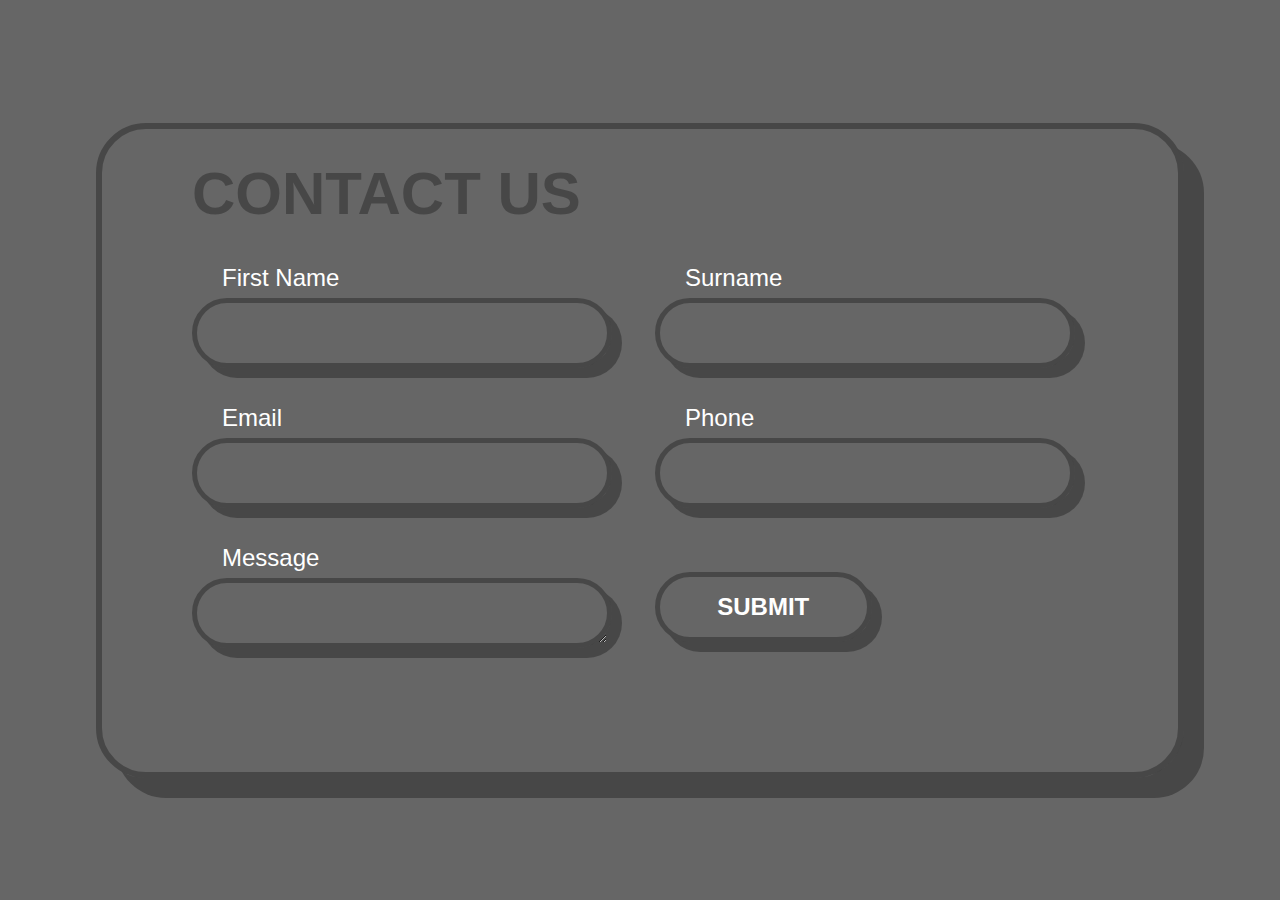
<file: task 4/index.html>
<!DOCTYPE html>
<html lang="en">
<head>
    <meta charset="UTF-8">
    <meta name="viewport" content="width=device-width, initial-scale=1.0">
    <title>contact us</title>
    <link rel="stylesheet" href="style.css">
</head>
<body>
    <div class="card">
        <h2>Contact Us</h2>
        <div class="row">
          <div class="col">
            <div class="form-group">
              <label>First Name</label>
              <input type="text">
            </div>
          </div>
      
          <div class="col">
            <div class="form-group">
              <label>Surname</label>
              <input type="text">
            </div>
          </div>
      
          <div class="col">
            <div class="form-group">
              <label>Email</label>
              <input type="text">
            </div>
          </div>
      
          <div class="col">
            <div class="form-group">
              <label>Phone</label>
              <input type="text">
            </div>
          </div>
      
          <div class="col">
            <div class="form-group">
              <label>Message</label>
              <textarea></textarea>
            </div>
          </div>
      
          <div class="col">
            <input type="submit" value="Submit">
          </div>
        </div>
      </div>
</body>
</html>
</file>
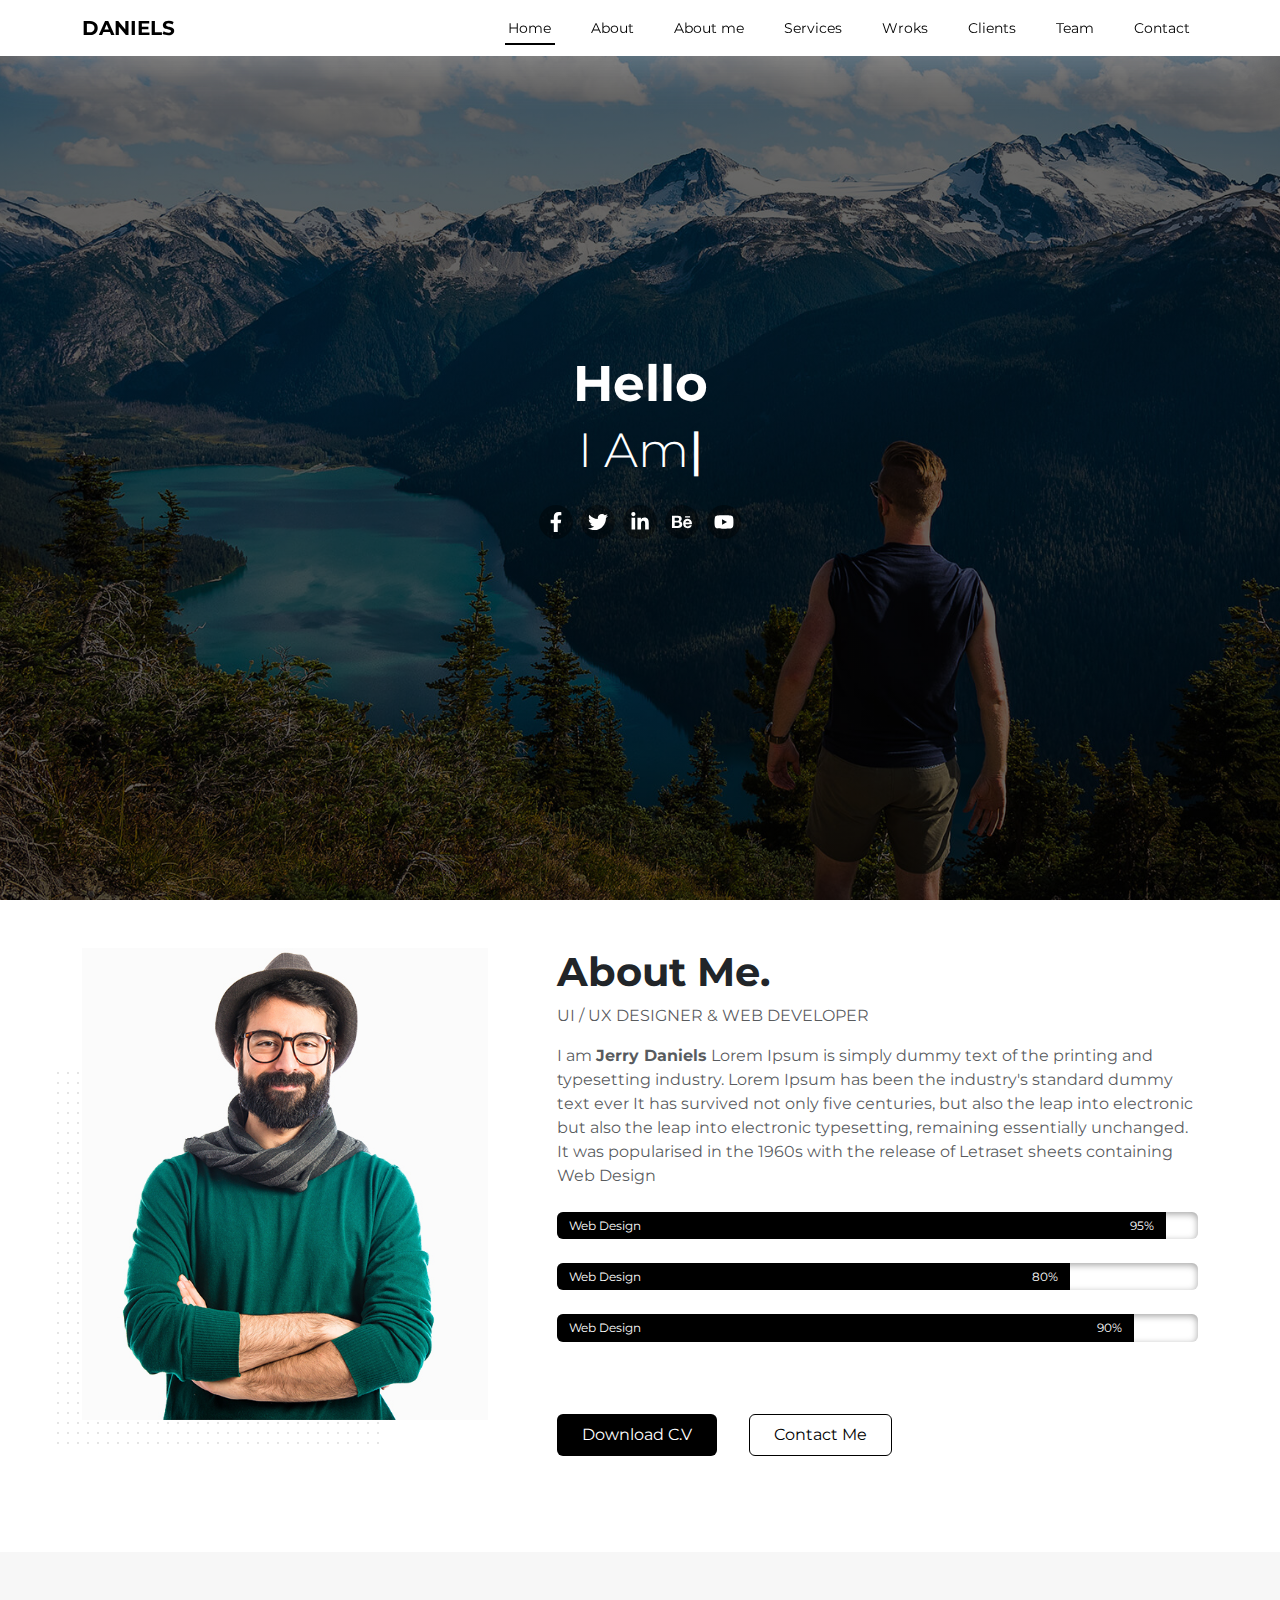
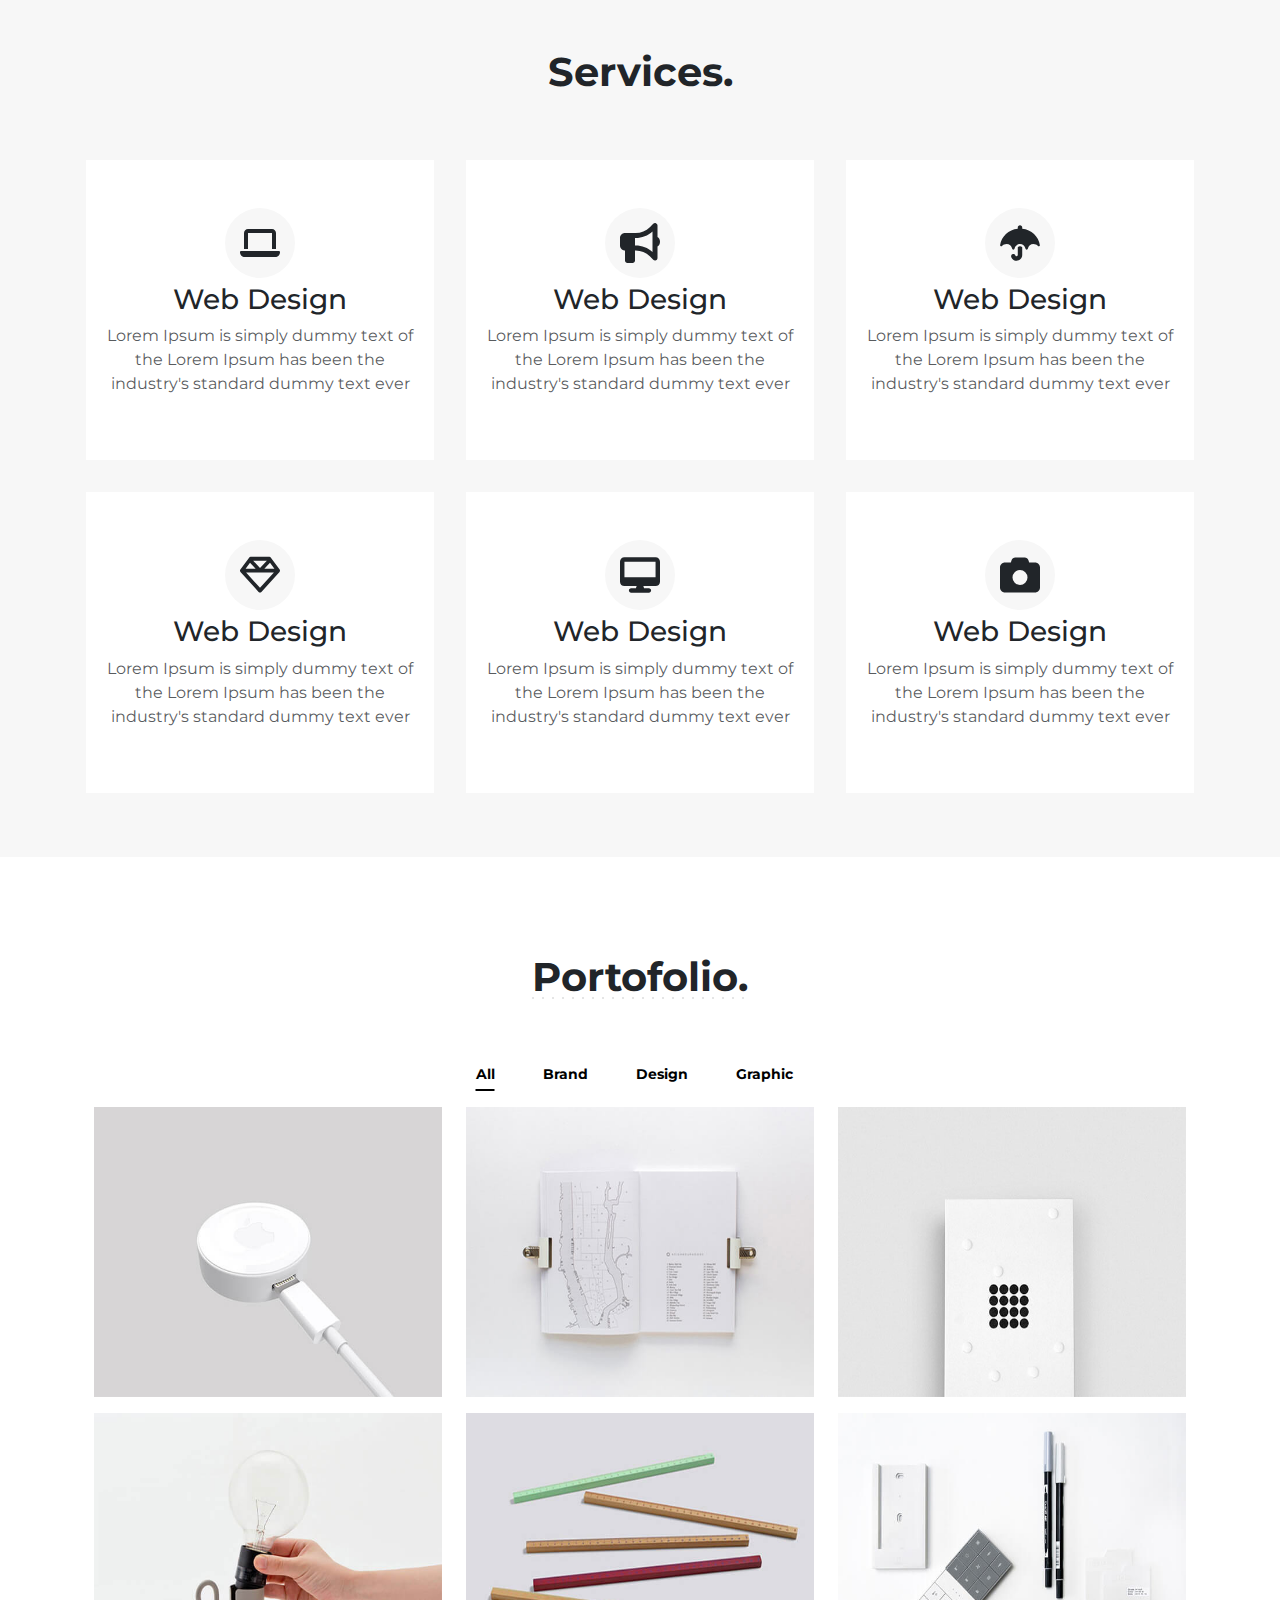
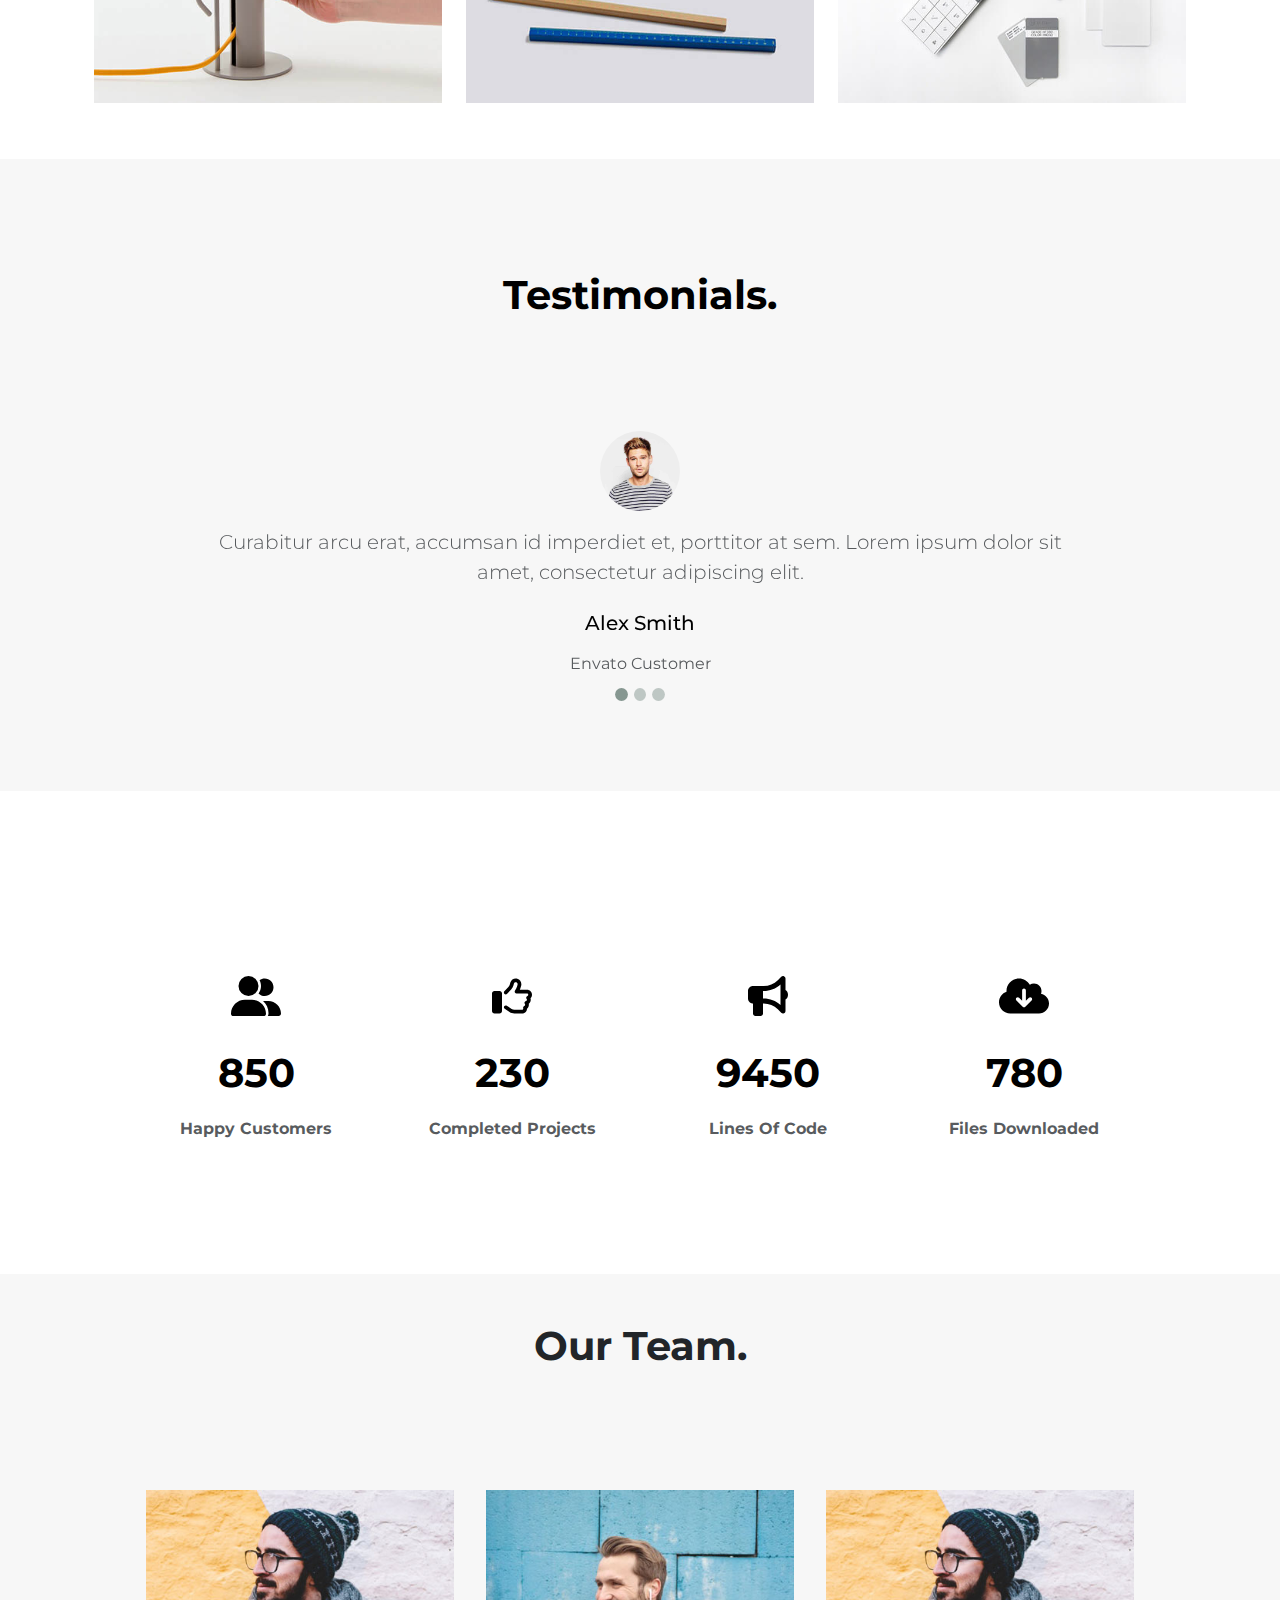
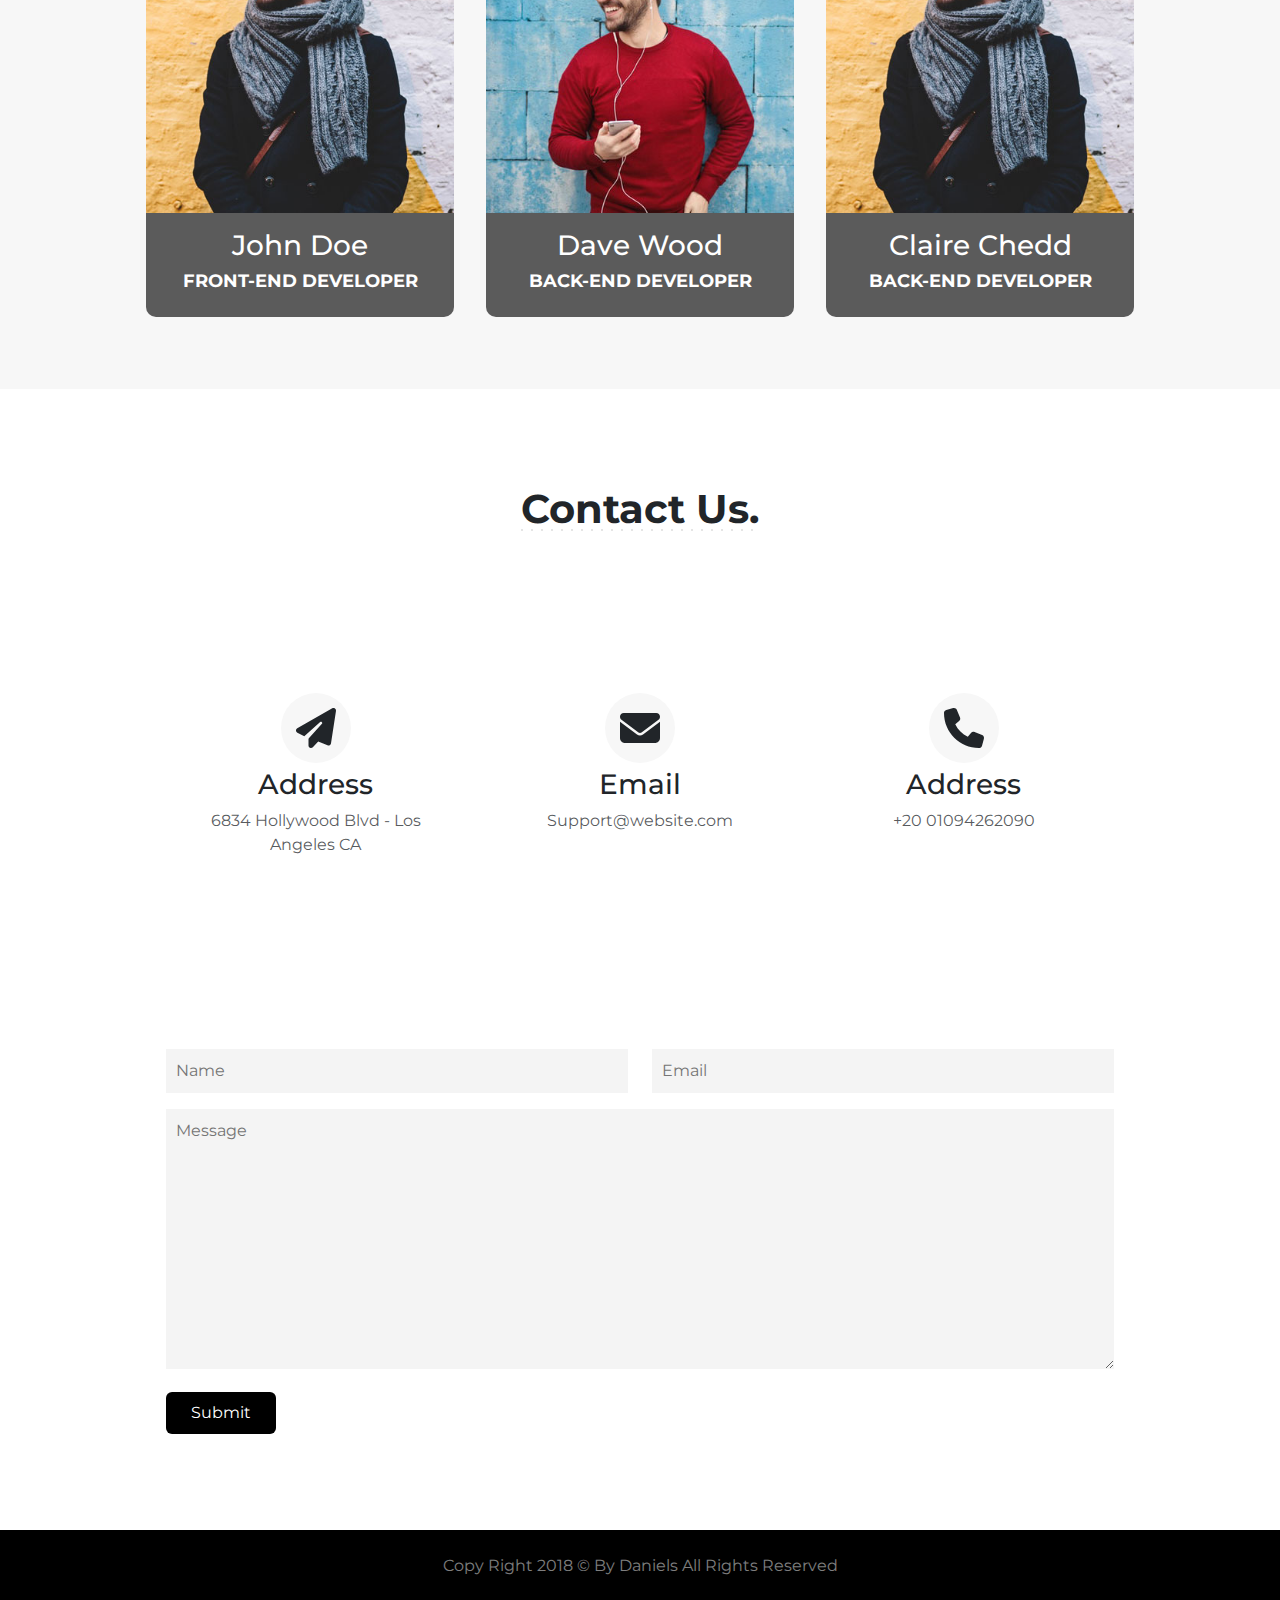
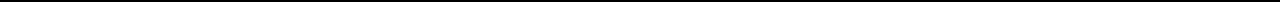
<file: exam/exam4/index.html>
<!DOCTYPE html>
<html lang="en">
<head>
    <meta charset="UTF-8">
    <meta name="viewport" content="width=device-width, initial-scale=1.0">
    <link rel="stylesheet" href="css/all.min.css">
    <link rel="stylesheet" href="css/bootstrap.min.css">
    <link rel="stylesheet" href="css/exam.css">
    <link href="https://fonts.googleapis.com/css2?family=Montserrat:wght@100;200;300;400;500;600;700;800;900&display=swap" rel="stylesheet">
    <script src="js/all.min.js"></script>
    <script src="js/bootstrap.bundle.min.js"></script>
    <title>Exam</title>
</head>
<body data-bs-spy="scroll" data-bs-target="#navbar">
    <!-- Start Nav Bar -->
        <nav  id="navbar" class="navbar navbar-expand-lg bg-white position-fixed w-100">
        <div class="container">
            <a class="navbar-brand text-black fw-bolder" href="#">DANIELS</a>
  <button class="navbar-toggler" type="button" data-bs-toggle="collapse" data-bs-target="#main" aria-controls="main" aria-expanded="false" aria-label="Toggle navigation">
      <i class="fa-solid fa-bars"></i>
  </button>
  <div class="collapse navbar-collapse" id="main">
      <ul class="navbar-nav ms-auto my-2 my-lg-0 d-flex justify-content-between gap-4" style="--bs-scroll-height: 100px;">
      <li class="nav-item">
          <a class="nav-link text-black position-relative active" aria-current="page" href="#home">Home</a>
      </li>
      <li class="nav-item">
          <a class="nav-link position-relative " href="About.html #about">About</a>
      </li>
      <li class="nav-item">
        <a class="nav-link position-relative " href="#about">About me</a>
    </li>
      <li class="nav-item">
          <a class="nav-link position-relative " href="#services">Services</a>
      </li>
      <li class="nav-item">
          <a class="nav-link position-relative " href="#works">Wroks</a>
      </li>
      <li class="nav-item">
          <a class="nav-link position-relative "  href="#clients">Clients</a>
      </li>
      <li class="nav-item">
          <a class="nav-link position-relative " href="#team">Team</a>
      </li>
      <li class="nav-item">
          <a class="nav-link position-relative " href="#contact">Contact</a>
      </li>
      </ul>
  </div>
                        </div>
                      </nav>
    <!-- End Nav Bar -->
    <!-- Start Home-seection -->
    <section id="home" class="home-section d-flex justify-content-center align-items-center position-relative" style="background-image: linear-gradient(rgba(0, 0, 0, 0.593),rgba(0, 0, 0, 0.593)),url(images/bg.jpg); background-position: center center; background-size: cover; height: 100vh;">
        <div class="container">
            <div class="row">
                <div class="home-text text-center text-white">
                    <h1 class="fw-bolder">Hello</h1>
                    <h5><span class="fw-light">I Am</span></h5>
                    <div class="home-social mt-4">
                        <a href=""><span><i class="fa-brands fa-facebook-f"></i></span></a>
                        <a href=""><span><i class="fa-brands fa-twitter"></i></span></a>
                        <a href=""><span><i class="fa-brands fa-linkedin-in"></i></span></a>
                        <a href=""><span><i class="fa-brands fa-behance"></i></span></a>
                        <a href=""><span><i class="fa-brands fa-youtube"></i></span></a>
                 </div>
                </div>
            </div>      
        </div>
    </section>
    <!-- End Home-seection -->

    <!-- Start About Me Section -->
    <section id="about" class="about my-5">
        <div class="container">
            <div class="row">
                <div class="col-md-12">
                    <div class="row">
                        <div class="col-md-5 ">
                            <div class="about-img p-0 ">
  <img src="images/hero.jpg" class=" w-100" alt="hero">
                            </div>
                        </div>
                        <div class="col-md-7 ">
                            <div class="about-content">
  <h2 class="about-title fw-bolder">About Me.</h2>
  <p class="about-subtitle text-muted">UI / UX DESIGNER & WEB DEVELOPER</p>
  <p class="text-muted">I am <Span class="fw-bold">Jerry Daniels</Span> Lorem Ipsum is simply dummy text of the printing and typesetting industry. Lorem Ipsum has been the industry's standard dummy text ever It has survived not only five centuries, but also the leap into electronic but also the leap into electronic typesetting, remaining essentially unchanged. It was popularised in the 1960s with the release of Letraset sheets containing Web Design</p>
  <div class="progress bg-white my-4">
      <div class="progress-bar bg-black px-2 " role="progressbar" style="width: 95%;" aria-valuenow="25" aria-valuemin="0" aria-valuemax="100"><div class="progress-bar-content  d-flex justify-content-between ps-1 pe-1"><span> Web Design</span> <span>95%</span></div></div>
    </div>
  <div class="progress bg-white my-4">
      <div class="progress-bar bg-black px-2 " role="progressbar" style="width: 80%;" aria-valuenow="25" aria-valuemin="0" aria-valuemax="100"><div class="progress-bar-content  d-flex justify-content-between ps-1 pe-1"><span> Web Design</span> <span>80%</span></div></div>
    </div>
  <div class="progress bg-white my-4">
      <div class="progress-bar bg-black px-2 " role="progressbar" style="width: 90%;" aria-valuenow="25" aria-valuemin="0" aria-valuemax="100"><div class="progress-bar-content  d-flex justify-content-between ps-1 pe-1"><span> Web Design</span> <span>90%</span></div></div>
    </div>
    <div class="btn-group my-5">
      <a href="" class="btn btn-1 p-2 px-4 text-center  me-3 rounded">Download C.V</a>
      <a href="" class="btn btn-2 p-2 px-4 text-center  ms-3 rounded">Contact Me</a>

    </div>
                            </div>
                        </div>
                    </div>
                </div>
            </div>
        </div>
    </section>
    <!-- End About Me Section -->
    <!-- Start Services Section -->
    <section id="services" class="services my-5 pb-5 ">
        <div class="container ">
            <div class="title-container d-flex justify-content-center"><h2 class="services-title fw-bolder text-center my-5 position-relative ">Services.</h2></div>

            <div class="row">
                <div class="col-md-4 py-3 px-3 ">
                    <div class="services-box bg-white text-center py-5 px-3 ">
                        <div class="services-icon">
                            <span class="services-span">
  <i class="fa-solid fa-laptop"></i>
                            </span>
                        </div>
                        <div class="services-box-info text-center">
                            <h3>Web Design</h3>
                            <p class="text-muted">Lorem Ipsum is simply dummy text of the Lorem Ipsum has been the industry's standard dummy text ever</p>
                        </div>
                    </div>
                </div>
                <div class="col-md-4 py-3 px-3 ">
                    <div class="services-box bg-white text-center py-5 px-3 ">
                        <div class="services-icon">
                            <span class="services-span">
  <i class="fa-solid fa-bullhorn"></i>
                            </span>
                        </div>
                        <div class="services-box-info text-center">
                            <h3>Web Design</h3>
                            <p class="text-muted">Lorem Ipsum is simply dummy text of the Lorem Ipsum has been the industry's standard dummy text ever</p>
                        </div>
                    </div>
                </div>
                <div class="col-md-4 py-3 px-3 ">
                    <div class="services-box bg-white text-center py-5 px-3 ">
                        <div class="services-icon">
                            <span class="services-span">
  <i class="fa-solid fa-umbrella"></i>
                            </span>
                        </div>
                        <div class="services-box-info text-center">
                            <h3>Web Design</h3>
                            <p class="text-muted">Lorem Ipsum is simply dummy text of the Lorem Ipsum has been the industry's standard dummy text ever</p>
                        </div>
                    </div>
                </div>
                <div class="col-md-4 py-3 px-3 ">
                    <div class="services-box bg-white text-center py-5 px-3 ">
                        <div class="services-icon">
                            <span class="services-span">
  <i class="fa-regular fa-gem"></i>
                            </span>
                        </div>
                        <div class="services-box-info text-center">
                            <h3>Web Design</h3>
                            <p class="text-muted">Lorem Ipsum is simply dummy text of the Lorem Ipsum has been the industry's standard dummy text ever</p>
                        </div>
                    </div>
                </div>
                <div class="col-md-4 py-3 px-3 ">
                    <div class="services-box bg-white text-center py-5 px-3 ">
                        <div class="services-icon">
                            <span class="services-span">
  <i class="fa-solid fa-desktop"></i>
                            </span>
                        </div>
                        <div class="services-box-info text-center">
                            <h3>Web Design</h3>
                            <p class="text-muted">Lorem Ipsum is simply dummy text of the Lorem Ipsum has been the industry's standard dummy text ever</p>
                        </div>
                    </div>
                </div>
                <div class="col-md-4 py-3 px-3 ">
                    <div class="services-box bg-white text-center py-5 px-3 ">
                        <div class="services-icon">
                            <span class="services-span">
  <i class="fa-solid fa-camera"></i>
                            </span>
                        </div>
                        <div class="services-box-info text-center">
                            <h3>Web Design</h3>
                            <p class="text-muted">Lorem Ipsum is simply dummy text of the Lorem Ipsum has been the industry's standard dummy text ever</p>
                        </div>
                    </div>
                </div>
    </section>

    <!-- End Services Section -->
    <!-- Start Portofolio Section -->
    <section id="works" class="portofolio">
        <div class="container ">
            <div class="row">
                <div class="title-container d-flex justify-content-center"><h2 class="services-title fw-bolder text-center my-5 position-relative ">Portofolio.</h2></div>

                <ul class="nav nav-tabs  border-0 d-flex justify-content-center align-items-center mx-auto" id="myTab" role="tablist">
                    <li class="nav-item border-0 mx-4" role="presentation">
                      <button class="nav-link text-black active border-0 fw-bolder" id="all-tab" data-bs-toggle="tab" data-bs-target="#all" type="button" role="tab" aria-controls="all" aria-selected="true">All</button>
                    </li>
                    <li class="nav-item  border-0 mx-4" role="presentation">
                      <button class="nav-link border-0 text-black fw-bolder" id="brand-tab" data-bs-toggle="tab" data-bs-target="#brand" type="button" role="tab" aria-controls="brand" aria-selected="false">Brand</button>
                    </li>
                    <li class="nav-item  border-0 mx-4" role="presentation">
                      <button class="nav-link border-0 text-black fw-bolder" id="design-tab" data-bs-toggle="tab" data-bs-target="#design" type="button" role="tab" aria-controls="design" aria-selected="false">Design</button>
                    </li>
                    <li class="nav-item  border-0 mx-4" role="presentation">
                      <button class="nav-link border-0 text-black fw-bolder" id="graphic-tab" data-bs-toggle="tab" data-bs-target="#graphic" type="button" role="tab" aria-controls="graphic" aria-selected="false">Graphic</button>
                    </li>
                  </ul>
                  <div class="tab-content" id="myTabContent">
                    <div class="tab-pane fade show active" id="all" role="tabpanel" aria-labelledby="home-tab">
                        <div class="container">
                            <div class="row">
  <div class="col-lg-4 col-md-6 py-1 px-1">
      <div class="port-box width-test py-1 px-2 ">
          <div class="port-img">
              <img src="images/1.jpg" class="w-100" alt="">
              <div class="port-overlay">
                  <div class="overlay-content">
                      <h6 class="my-3">web Desgin</h6>
                      <div class="overlay-icons">
                          <span><i class="fa-solid fa-link"></i></span>
                          <span><i class="fa-solid fa-magnifying-glass-plus"></i></span>
                      </div>
                  </div>
              </div>
          </div>
      </div>
  </div>  
  <div class="col-lg-4 col-md-6 py-1 px-1">
      <div class="port-box width-test py-1 px-2">
          <div class="port-img">
              <img src="images/2.jpg" class="w-100" alt="">
              <div class="port-overlay">
                  <div class="overlay-content">
                      <h6 class="my-3">web Desgin</h6>
                      <div class="overlay-icons">
                          <span><i class="fa-solid fa-link"></i></span>
                          <span><i class="fa-solid fa-magnifying-glass-plus"></i></span>
                      </div>
                  </div>
              </div>
          </div>
      </div>
  </div>  
  <div class="col-lg-4 col-md-6 py-1 px-1">
      <div class="port-box width-test py-1 px-2 ">
          <div class="port-img">
              <img src="images/3.jpg" class="w-100" alt="">
              <div class="port-overlay">
                  <div class="overlay-content">
                      <h6 class="my-3">web Desgin</h6>
                      <div class="overlay-icons">
                          <span><i class="fa-solid fa-link"></i></span>
                          <span><i class="fa-solid fa-magnifying-glass-plus"></i></span>
                      </div>
                  </div>
              </div>
          </div>
      </div>
  </div>  
  <div class="col-lg-4 col-md-6 py-1 px-1">
      <div class="port-box width-test py-1 px-2 ">
          <div class="port-img">
              <img src="images/4.jpg" class="w-100" alt="">
              <div class="port-overlay">
                  <div class="overlay-content">
                      <h6 class="my-3">web Desgin</h6>
                      <div class="overlay-icons">
                          <span><i class="fa-solid fa-link"></i></span>
                          <span><i class="fa-solid fa-magnifying-glass-plus"></i></span>
                      </div>
                  </div>
              </div>
          </div>
      </div>
  </div>  
  <div class="col-lg-4 col-md-6 py-1 px-1">
      <div class="port-box width-test py-1 px-2 ">
          <div class="port-img">
              <img src="images/5.jpg" class="w-100" alt="">
              <div class="port-overlay">
                  <div class="overlay-content">
                      <h6 class="my-3">web Desgin</h6>
                      <div class="overlay-icons">
                          <span><i class="fa-solid fa-link"></i></span>
                          <span><i class="fa-solid fa-magnifying-glass-plus"></i></span>
                      </div>
                  </div>
              </div>
          </div>
      </div>
  </div>  
  <div class="col-lg-4 col-md-6 py-1 px-1">
      <div class="port-box width-test py-1 px-2 ">
          <div class="port-img">
              <img src="images/6 (1).jpg" class="w-100" alt="">
              <div class="port-overlay">
                  <div class="overlay-content">
                      <h6 class="my-3">web Desgin</h6>
                      <div class="overlay-icons">
                          <span><i class="fa-solid fa-link"></i></span>
                          <span><i class="fa-solid fa-magnifying-glass-plus"></i></span>
                      </div>
                  </div>
              </div>
          </div>
      </div>
  </div>  
                            </div>
                        </div>
                    </div>
                    <!-- ============================================================================== -->
                    <div class="tab-pane fade" id="brand" role="tabpanel" aria-labelledby="profile-tab">
                        <div class="container">
                            <div class="row">
  <div class="col-lg-4 col-md-6 py-1 px-1">
      <div class="port-box width-test px-2 ">
          <div class="port-img">
              <img src="images/4.jpg" class="w-100" alt="">
              <div class="port-overlay">
                  <div class="overlay-content">
                      <h6 class="my-3">web Desgin</h6>
                      <div class="overlay-icons">
                          <span><i class="fa-solid fa-link"></i></span>
                          <span><i class="fa-solid fa-magnifying-glass-plus"></i></span>
                      </div>
                  </div>
              </div>
          </div>
      </div>
  </div>  
  <div class="col-lg-4 col-md-6 py-1 px-1">
      <div class="port-box width-test px-2 ">
          <div class="port-img">
              <img src="images/6 (1).jpg" class="w-100" alt="">
              <div class="port-overlay">
                  <div class="overlay-content">
                      <h6 class="my-3">web Desgin</h6>
                      <div class="overlay-icons">
                          <span><i class="fa-solid fa-link"></i></span>
                          <span><i class="fa-solid fa-magnifying-glass-plus"></i></span>
                      </div>
                  </div>
              </div>
          </div>
      </div>
  </div>  
                            </div>
                        </div>
                    </div>
                    <div class="tab-pane fade" id="design" role="tabpanel" aria-labelledby="contact-tab">
                        <div class="container">
                            <div class="row">
  <div class="col-lg-4 col-md-6 py-1 px-1">
      <div class="port-box width-test px-2 ">
          <div class="port-img">
              <img src="images/2.jpg" class="w-100" alt="">
              <div class="port-overlay">
                  <div class="overlay-content">
                      <h6 class="my-3">web Desgin</h6>
                      <div class="overlay-icons">
                          <span><i class="fa-solid fa-link"></i></span>
                          <span><i class="fa-solid fa-magnifying-glass-plus"></i></span>
                      </div>
                  </div>
              </div>
          </div>
      </div>
  </div>  
  <div class="col-lg-4 col-md-6 py-1 px-1">
      <div class="port-box width-test px-2">
          <div class="port-img">
              <img src="images/5.jpg" class="w-100" alt="">
              <div class="port-overlay">
                  <div class="overlay-content">
                      <h6 class="my-3">web Desgin</h6>
                      <div class="overlay-icons">
                          <span><i class="fa-solid fa-link"></i></span>
                          <span><i class="fa-solid fa-magnifying-glass-plus"></i></span>
                      </div>
                  </div>
              </div>
          </div>
      </div>
  </div> 
                            </div>
                        </div>
                    </div>
                    <div class="tab-pane fade" id="graphic" role="tabpanel" aria-labelledby="contact-tab">
                        <div class="container">
                            <div class="row">
                            <div class="col-lg-4 col-md-6 py-1 px-1 ">
                            <div class="port-box width-test px-2  ">
  <div class="port-img">
      <img src="images/1.jpg" class="w-100" alt="">
      <div class="port-overlay">
          <div class="overlay-content">
              <h6 class="my-3">web Desgin</h6>
              <div class="overlay-icons">
                  <span><i class="fa-solid fa-link"></i></span>
                  <span><i class="fa-solid fa-magnifying-glass-plus"></i></span>
              </div>
          </div>
      </div>
  </div>
                            </div>
                        </div>  
                        <div class="col-lg-4 col-md-6 py-1 px-1">
                            <div class="port-box width-test  px-2">
  <div class="port-img">
      <img src="images/3.jpg" class="w-100" alt="">
      <div class="port-overlay">
          <div class="overlay-content">
              <h6 class="my-3">web Desgin</h6>
              <div class="overlay-icons">
                  <span><i class="fa-solid fa-link"></i></span>
                  <span><i class="fa-solid fa-magnifying-glass-plus"></i></span>
              </div>
          </div>
      </div>
  </div>
                            </div>
                        </div>  
                        <div class="col-lg-4 col-md-6 py-1 px-1">
                            <div class="port-box width-test px-2">
  <div class="port-img">
      <img src="images/5.jpg" class="w-100" alt="">
      <div class="port-overlay">
          <div class="overlay-content">
              <h6 class="my-3">web Desgin</h6>
              <div class="overlay-icons">
                  <span><i class="fa-solid fa-link"></i></span>
                  <span><i class="fa-solid fa-magnifying-glass-plus"></i></span>
              </div>
          </div>
      </div>
  </div>
                            </div>
                        </div>  
                            </div>
                        </div>
                    </div>
                  </div>
            </div>
        </div>
    </section>
    <!-- End Portofolio Section -->

    <!-- Start Testimonials -->
    <div id="clients" class="slider-section text-center d-flex justify-content-center align-items-center align-content-center fs-4  text-black my-5 ">
        <div class="container">
            <div class="title-container d-flex justify-content-center"><h2 class="services-title fw-bolder text-center my-5 position-relative ">Testimonials.</h2></div>
          <div class="row">
            <div class="col-sm-12">
              <div id="carouselExampleCaptions" class="carousel slide">
                <div class="carousel-indicators">
                  <button type="button" data-bs-target="#carouselExampleCaptions" data-bs-slide-to="0" class="active btnn-1" aria-current="true" aria-label="Slide 1"></button>
                  <button class=" btnn-1" type="button" data-bs-target="#carouselExampleCaptions" data-bs-slide-to="1" aria-label="Slide 2"></button>
                  <button class=" btnn-1" type="button" data-bs-target="#carouselExampleCaptions" data-bs-slide-to="2" aria-label="Slide 3"></button>
                </div>
                <div class="carousel-inner p-5">
                  <div class="carousel-item active">
                    <div class="testimonial-box">
                    <div class="author-test">
                      <img src="images/Testo 1.jpg" alt="" class="author-img rounded-circle b-shadow-a m-3">
                    </div>
                    <div class="content-test ">
                        <p class="description lead text-muted ">
                            Curabitur arcu erat, accumsan id imperdiet et, porttitor at sem. Lorem ipsum dolor sit amet,
                            consectetur adipiscing elit.
                          </p>
                      <h5 class="author mt-4">Alex Smith</h5>
                      <span class="text-muted fs-6">Envato Customer</span>
                    </div>
                  </div>
                  </div>
                  <div class="carousel-item">
                    <div class="testimonial-box">
                        <div class="author-test">
                          <img src="images/Testo 1.jpg" alt="" class="author-img rounded-circle b-shadow-a m-3">
                        </div>
                        <div class="content-test ">
                            <p class="description lead text-muted ">
  Curabitur arcu erat, accumsan id imperdiet et, porttitor at sem. Lorem ipsum dolor sit amet,
  consectetur adipiscing elit.
</p>
                          <h5 class="author mt-4">Alex Smith</h5>
                          <span class="text-muted fs-6">Envato Customer</span>
                        </div>
                      </div>
                  </div>
                  <div class="carousel-item">
                    <div class="testimonial-box">
                        <div class="author-test">
                          <img src="images/Testo 1.jpg" alt="" class="author-img rounded-circle b-shadow-a m-3">
                        </div>
                        <div class="content-test">
                            <p class="description lead text-muted ">
  Curabitur arcu erat, accumsan id imperdiet et, porttitor at sem. Lorem ipsum dolor sit amet,
  consectetur adipiscing elit.
</p>
                          <h5 class="author mt-4">Alex Smith</h5>
                          <span class="text-muted fs-6">Envato Customer</span>
                        </div>
                      </div>
                  </div>
                </div>
              </div>
            </div>
          </div>
        </div>
      </div>
    <!-- End Testimonials -->

    <!-- Start Counter Section -->
    <div  class="section-counter text-center d-flex justify-content-center align-items-center align-content-center fs-4 ">
        <div class="container position-relative ">
          <div class="row">
            <div class="col-md-3 col-lg-3">
              <div class="counter-box counter-box pt-4 pt-md-0">
                <div class="counter-ico fs-2 mb-3">
                  <span class="ico-circle fs-1 fw-bolder"><i class="fa-solid fa-user-group"></i></span>
                </div>
                <div class="counter-num">
                  <p data-purecounter-start="0" data-purecounter-end="450" data-purecounter-duration="0" class="counter purecounter fw-bolder fs-1">850</p>
                  <h6 class="counter-text text-muted fw-bold ">Happy Customers</h6>
                </div>
              </div>
            </div>
            <div class="col-md-3 col-lg-3">
              <div class="counter-box pt-4 pt-md-0">
                <div class="counter-ico fs-2 mb-3">
                  <span class="ico-circle fs-1 fw-bolder"><i class="fa-regular fa-thumbs-up"></i></span>
                </div>
                <div class="counter-num">
                  <p data-purecounter-start="0" data-purecounter-end="25" data-purecounter-duration="0" class="counter purecounter fw-bolder fs-1 ">230</p>
                  <h6 class="counter-text text-muted fw-bold">Completed Projects</h6>
                </div>
              </div>
            </div>
            <div class="col-md-3 col-lg-3">
              <div class="counter-box pt-4 pt-md-0">
                <div class="counter-ico fs-2 mb-3">
                  <span class="ico-circle fw-bolder fs-1 "><i class="fa-solid fa-bullhorn"></i></span>
                </div>
                <div class="counter-num">
                  <p data-purecounter-start="0" data-purecounter-end="550" data-purecounter-duration="0" class="counter purecounter fw-bolder fs-1 ">9450</p>
                  <h6 class="counter-text text-muted fw-bold ">Lines Of Code</h6>
                </div>
              </div>
            </div>
            <div class="col-md-3 col-lg-3">
              <div class="counter-box pt-4 pt-md-0">
                <div class="counter-ico fs-2 mb-3">
                  <span class="ico-circle fw-bolder fs-1 "><i class="fa-solid fa-cloud-arrow-down"></i></span>
                </div>
                <div class="counter-num">
                  <p data-purecounter-start="0" data-purecounter-end="48" data-purecounter-duration="0" class="counter purecounter fw-bolder fs-1 ">780</p>
                  <h6 class="counter-text text-muted fw-bold">Files Downloaded</h6>
                </div>
              </div>
            </div>
          </div>
        </div>
      </div>
    <!-- End Counter Section -->

    <!-- Start Team Section -->
    <section id="team" class="team">
        <div class="container ">
            <div class="row">
                <div class="title-container d-flex justify-content-center"><h2 class="services-title fw-bolder text-center my-5 position-relative ">Our Team.</h2></div>
                <div class="members-area ">
                    <div class="container">
                        <div class="row p-5">
                            <div class="col-lg-4 col-md-12   my-4">
  <div class="member-box px-1">
      <div class="member-img">
          <img class="w-100 team-member" src="images/Testo 2.jpg" alt="">
          <div class="team-overlay">
              <ul class=" list-unstyled d-flex justify-content-between align-items-center ">
                  <li class="mx-2"><span class=""></span><i class="fa-brands fa-facebook-f"></i></li>
                  <li class="mx-2"><span class=""><i class="fa-brands fa-twitter fs-3"></i></li>
                  <li class="mx-2"><span class=""><i class="fa-brands fa-pinterest-p fs-3"></i></li>
                  <li class="mx-2"><span class=""><i class="fa-brands fa-linkedin-in fs-3"></i></li>
              </ul>
          </div>
      </div>
      <div class="member-info text-white text-center py-3 ">
          <h3>John Doe</h3>
          <h5 class="fw-bold member-info-first">FRONT-END DEVELOPER</h5>
      </div>
  </div>
                            </div>
                            <div class="col-lg-4 col-md-12 my-4">
  <div class="member-box px-1">
      <div class="member-img">
          <img class="w-100 team-member" src="images/Testo 3.jpg" alt="">
          <div class="team-overlay">
              <ul class=" list-unstyled d-flex justify-content-between align-items-center ">
                  <li class="mx-2"><span class=""></span><i class="fa-brands fa-facebook-f"></i></li>
                  <li class="mx-2"><span class=""><i class="fa-brands fa-twitter fs-3"></i></li>
                  <li class="mx-2"><span class=""><i class="fa-brands fa-pinterest-p fs-3"></i></li>
                  <li class="mx-2"><span class=""><i class="fa-brands fa-linkedin-in fs-3"></i></li>
              </ul>
          </div>
      </div>
                                    <div class="member-info text-white text-center py-3 ">
                                        <h3>Dave Wood</h3>
                                        <h5 class="member-info-first fw-bold">BACK-END DEVELOPER</h5>
                                    </div>
                                </div>
                            </div>
                            <div class="col-lg-4 col-md-12   my-4">
                                <div class="member-box px-1">
                                    <div class="member-img">
                                        <img class="w-100 team-member" src="images/Testo 2.jpg" alt="">
                                        <div class="team-overlay">
                                            <ul class=" list-unstyled d-flex justify-content-between align-items-center ">
                                                <li class="mx-2"><span class=""></span><i class="fa-brands fa-facebook-f"></i></li>
                                                <li class="mx-2"><span class=""><i class="fa-brands fa-twitter fs-3"></i></li>
                                                <li class="mx-2"><span class=""><i class="fa-brands fa-pinterest-p fs-3"></i></li>
                                                <li class="mx-2"><span class=""><i class="fa-brands fa-linkedin-in fs-3"></i></li>
                                            </ul>
                                        </div>
                                    </div>
                                    <div class="member-info text-white text-center py-3 ">
                                        <h3>Claire Chedd</h3>
                                        <h5 class="fw-bold member-info-first ">BACK-END DEVELOPER</h5>
                                    </div>
                                </div>
                            </div>

                        </div>
                    </div>
                </div>                
            </div>
        </div>
    </section>
    <!-- End Team Section -->

    <!-- Start Contact Section -->
    <section id="contact" class="contact"> 
        <div class="container  p-5">
            <div class="title-container d-flex justify-content-center"><h2 class="services-title fw-bolder text-center my-5 position-relative ">Contact Us.</h2></div>
            <div class="row p-5">
                <div class="col-md-4 py-3 px-3 ">
                    <div class="services-box bg-white text-center py-5 px-3 ">
                        <div class="services-icon">
                            <span class="services-span">
                                <i class="fa-solid fa-paper-plane"></i>
                            </span>
                        </div>
                        <div class="services-box-info text-center">
                            <h3>Address</h3>
                            <p class="text-muted">6834 Hollywood Blvd - Los Angeles CA</p>
                        </div>
                    </div>
                </div>
                <div class="col-md-4 py-3 px-3 ">
                    <div class="services-box bg-white text-center py-5 px-3 ">
                        <div class="services-icon">
                            <span class="services-span">
                                <i class="fa-solid fa-envelope"></i>
                            </span>
                        </div>
                        <div class="services-box-info text-center">
                            <h3>Email</h3>
                            <p class="text-muted">Support@website.com</p>
                        </div>
                    </div>
                </div>
                <div class="col-md-4 py-3 px-3 ">
                    <div class="services-box bg-white text-center py-5 px-3 ">
                        <div class="services-icon">
                            <span class="services-span">
                                <i class="fa-solid fa-phone"></i>
                            </span>
                        </div>
                        <div class="services-box-info text-center">
                            <h3>Address</h3>
                            <p class="text-muted">+20 01094262090</p>
                        </div>
                    </div>
                </div>
            </div>
            <form class="p-5" action="">
                <div class="row ">
                    <div class="col-md-6 input-test">
                        <input class="w-100 border-0 mt-3" type="text" placeholder="Name">
                    </div>
                    <div class="col-md-6 input-test">
                        <input class=" w-100 border-0 mt-3" type="email" placeholder="Email">
                    </div>
                </div>
                <div class="row">
                    <div class="col-md-12 input-test">
                        <textarea placeholder="Message" name="" id="" cols="30" rows="10" class=" w-100 border-0 mt-3"></textarea>
                        <a href="" class="btn btn-1 p-2 px-4 text-center  rounded mt-3 ">Submit</a>
                    </div>
                </div>
            </div>
            </form>
    </section>
    <!-- End Contact Section -->

    <!-- Start CopyRight Section -->
    <section class="copyright bg-black py-4">
        <div class="container ">
            <div class="row text-center text-white-50">
                <span>Copy Right 2018 © By Daniels All Rights Reserved</span>
            </div>
        </div>
    </section>
    <!-- End CopyRight Section -->
</body>
</html>
</file>
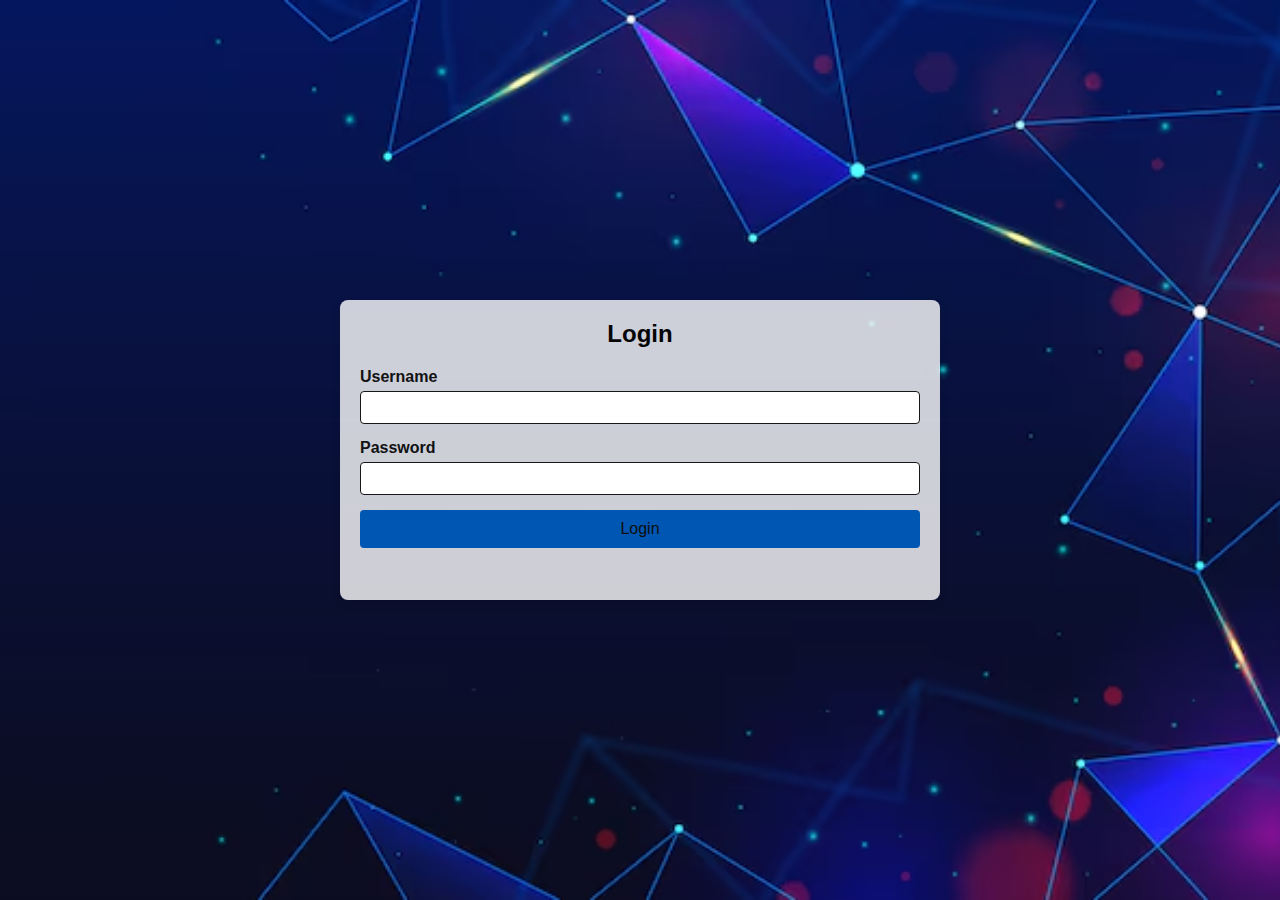
<file: login1.html>
<!DOCTYPE html>
<html lang="en">
<head>
    <meta charset="UTF-8">
    <meta name="viewport" content="width=device-width, initial-scale=1.0">
    <title>Login Page</title>
    <link rel="stylesheet" href="style.css">
</head>
<style>
    * {
    margin: 0;
    padding: 0;
    box-sizing: border-box;
    font-family: Arial, sans-serif;
}

body {
    display: flex;
    justify-content: center;
    align-items: center;
    height: 100vh;
    background-image: url('image/gradient-connection-background_52683-118592.avif');
    background-size: cover;
    background-repeat: no-repeat;
    background-position: center;
}

.login-container {
    background-color: rgba(255, 255, 255, 0.8); /* خلفية بيضاء شبه شفافة */
    padding: 20px;
    border-radius: 8px;
    box-shadow: 0 4px 8px rgba(0, 0, 0, 0.1);
    width: 600px;
    height: 300px;
    text-align: center;
}

.login-container h2 {
    margin-bottom: 20px;
    color: rgb(5, 5, 5);
}

.input-group {
    margin-bottom: 15px;
    text-align: left;
    color: rgb(17, 18, 19);
}

.input-group label {
    display: block;
    margin-bottom: 5px;
    font-weight: bold;
}

.input-group input {
    width: 100%;
    padding: 8px;
    border: 1px solid #171717;
    border-radius: 4px;
}

button {
    width: 100%;
    padding: 10px;
    border: none;
    border-radius: 4px;
    background-color: #0056b3;
    color: rgb(14, 14, 14);
    font-size: 16px;
    cursor: pointer;
}

button:hover {
    background-color: #003f7f;
}

</style>
<body>
    <div class="login-container">
        <h2>Login</h2>
        <form>
            <div class="input-group">
                <label for="username">Username</label>
                <input type="text" id="username" name="username" required>
            </div>
            <div class="input-group">
                <label for="password">Password</label>
                <input type="password" id="password" name="password" required>
            </div>
            <button type="submit">Login</button>
        </form>
    </div>
</body>
</html>
</file>
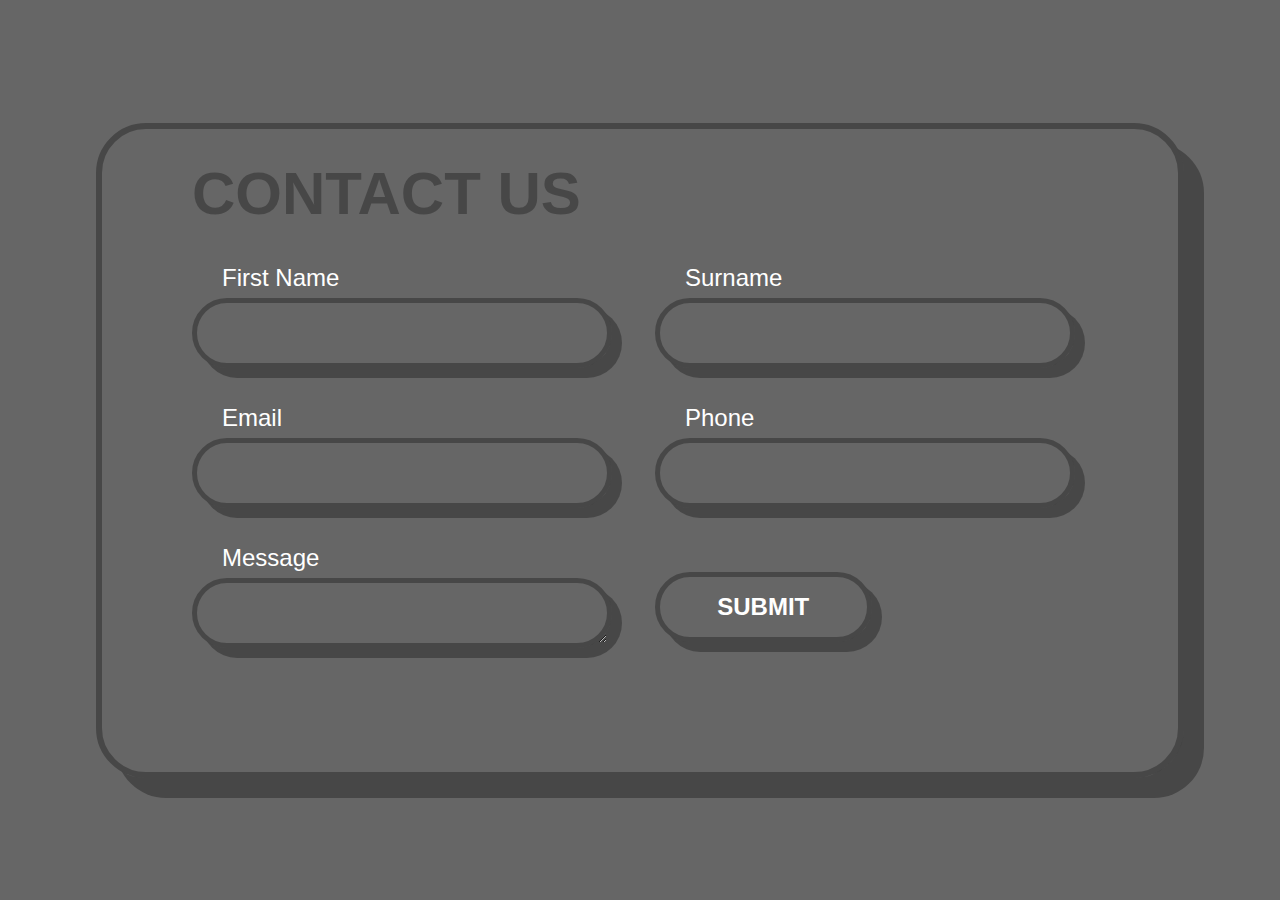
<file: login2.html>
<!DOCTYPE html>
<html lang="en">
<head>
    <meta charset="UTF-8">
    <meta name="viewport" content="width=device-width, initial-scale=1.0">
    <title>contact us</title>
    <link rel="stylesheet" href="style.css">
</head>
<style>* {
    margin: 0;
    padding: 0;
    border-size: border-box;
  }
  
  html, body {
    height: 100vh;
    background: #666666;
    font-family: 'Balsamiq Sans', sans-serif;
  }
  
  body {
    display: flex;
    align-items: center;
    justify-content: center;
  }
  
  .card {
    width: 70%;
    padding: 30px 90px 90px 90px;
    border: 6px solid rgba(0, 0, 0, 0.3);
    box-shadow: 20px 20px 0 rgba(0, 0, 0, 0.3);
    border-radius: 50px;
    position: relative;
  }
  
  .card h2 {
    color: rgba(0, 0, 0, 0.3);
    font-size: 60px;
    text-transform: uppercase;
  }
  
  .card .row {
    position: relative;
    width: 100%;
    display: grid;
    grid: auto / auto auto;
    grid-template-columns: repeat(auto-fit,minmax(40%, 1fr));
    grid-gap: 30px;
  }
  
  .card .row .col {
    position: relative;
    width: 100%;
    margin: 30px 20px 40px 0;
    transition: 0.5s;
  }
  
  .card .row .form-group {
    position: relative;
    width: 100%;
    height: 40px;
    color: #ffffff;
  }
  
  .card .row .form-group input,
  .card .row .form-group textarea {
    position: absolute;
    width: 90%;
    height: 100%;
    background: transparent;
    outline: none;
    font-size: 24px;
    padding: 10px 0 10px 20px;
    border: 5px solid rgba(0, 0, 0, 0.3);
    box-shadow: 10px 10px 0 rgba(0, 0, 0, 0.3);
    color: #ffffff;
    border-radius: 50px;
  }
  
  .card .row .form-group label {
    line-height: 40px;
    color: #ffffff;
    font-size: 24px;
    margin: 0 0 0 30px;
    display: block;
    pointer-events: none;
  }
  
  .row .col:nth-child(6) {
    margin-top: 64px;
  }
  .card .row .form-group input:focus,
.card .row .form-group textarea:focus {
  border: 5px solid #ffffff;
  transition: all 0.5s;
}

.card .row input[type="submit"] {
  border: 5px solid rgba(0, 0, 0, 0.3);
  box-shadow: 10px 10px 0 rgba(0, 0, 0, 0.3);
  padding: 10px;
  height: 100%;
  width: 50%;
  cursor: pointer;
  outline: none;
  background: transparent;
  text-transform: uppercase;
  color: #ffffff;
  line-height: 40px;
  font-size: 24px;
  font-weight: 700;
  border-radius: 45px;
  transition: all 0.4s;
}

.card .row input[type="submit"]:hover {
  border: 5px solid rgba(255, 255, 255, 1);
  color: #ffffff;
  transition: all 0.4s;
}

@media screen and (max-width: 900px) {
  .card .row {
    grid-template-columns: repeat(auto-fit,minmax(70%, 1fr));
  }
  
  .card {
    padding: 20px;
  }
  
  .card h2 {
    font-size: 34px;
  }
  
  .card .row input[type="submit"] {
    width: 100%;
  }
}</style>
<body>
    <div class="card">
        <h2>Contact Us</h2>
        <div class="row">
          <div class="col">
            <div class="form-group">
              <label>First Name</label>
              <input type="text">
            </div>
          </div>
      
          <div class="col">
            <div class="form-group">
              <label>Surname</label>
              <input type="text">
            </div>
          </div>
      
          <div class="col">
            <div class="form-group">
              <label>Email</label>
              <input type="text">
            </div>
          </div>
      
          <div class="col">
            <div class="form-group">
              <label>Phone</label>
              <input type="text">
            </div>
          </div>
      
          <div class="col">
            <div class="form-group">
              <label>Message</label>
              <textarea></textarea>
            </div>
          </div>
      
          <div class="col">
            <input type="submit" value="Submit">
          </div>
        </div>
      </div>
</body>
</html>
</file>
<file: task 4/style.css>
* {
    margin: 0;
    padding: 0;
    border-size: border-box;
  }
  
  html, body {
    height: 100vh;
    background: #666666;
    font-family: 'Balsamiq Sans', sans-serif;
  }
  
  body {
    display: flex;
    align-items: center;
    justify-content: center;
  }
  
  .card {
    width: 70%;
    padding: 30px 90px 90px 90px;
    border: 6px solid rgba(0, 0, 0, 0.3);
    box-shadow: 20px 20px 0 rgba(0, 0, 0, 0.3);
    border-radius: 50px;
    position: relative;
  }
  
  .card h2 {
    color: rgba(0, 0, 0, 0.3);
    font-size: 60px;
    text-transform: uppercase;
  }
  
  .card .row {
    position: relative;
    width: 100%;
    display: grid;
    grid: auto / auto auto;
    grid-template-columns: repeat(auto-fit,minmax(40%, 1fr));
    grid-gap: 30px;
  }
  
  .card .row .col {
    position: relative;
    width: 100%;
    margin: 30px 20px 40px 0;
    transition: 0.5s;
  }
  
  .card .row .form-group {
    position: relative;
    width: 100%;
    height: 40px;
    color: #ffffff;
  }
  
  .card .row .form-group input,
  .card .row .form-group textarea {
    position: absolute;
    width: 90%;
    height: 100%;
    background: transparent;
    outline: none;
    font-size: 24px;
    padding: 10px 0 10px 20px;
    border: 5px solid rgba(0, 0, 0, 0.3);
    box-shadow: 10px 10px 0 rgba(0, 0, 0, 0.3);
    color: #ffffff;
    border-radius: 50px;
  }
  
  .card .row .form-group label {
    line-height: 40px;
    color: #ffffff;
    font-size: 24px;
    margin: 0 0 0 30px;
    display: block;
    pointer-events: none;
  }
  
  .row .col:nth-child(6) {
    margin-top: 64px;
  }
  .card .row .form-group input:focus,
.card .row .form-group textarea:focus {
  border: 5px solid #ffffff;
  transition: all 0.5s;
}

.card .row input[type="submit"] {
  border: 5px solid rgba(0, 0, 0, 0.3);
  box-shadow: 10px 10px 0 rgba(0, 0, 0, 0.3);
  padding: 10px;
  height: 100%;
  width: 50%;
  cursor: pointer;
  outline: none;
  background: transparent;
  text-transform: uppercase;
  color: #ffffff;
  line-height: 40px;
  font-size: 24px;
  font-weight: 700;
  border-radius: 45px;
  transition: all 0.4s;
}

.card .row input[type="submit"]:hover {
  border: 5px solid rgba(255, 255, 255, 1);
  color: #ffffff;
  transition: all 0.4s;
}

@media screen and (max-width: 900px) {
  .card .row {
    grid-template-columns: repeat(auto-fit,minmax(70%, 1fr));
  }
  
  .card {
    padding: 20px;
  }
  
  .card h2 {
    font-size: 34px;
  }
  
  .card .row input[type="submit"] {
    width: 100%;
  }
}
</file>
<file: exam/exam4/css/exam.css>
/* Start Global Vlaues */
*{
    font-family: 'Montserrat', sans-serif;
    box-sizing: border-box;

}
body{
   margin: 0;
    padding: 0;
    /* height: 10000 px; */
}

/* End Global Vlaues */

/* Start Home */
.home-section{
    overflow: hidden;
    background-attachment: scroll;
}

.navbar{
    z-index: 1000;
    box-shadow: 0px 5px 50px rgba(224, 224, 224, 0.405);
    
}

.navbar-toggler:focus{
    box-shadow: none;
}
.nav-link{
    color: black;
    margin: 0%;
    padding: 0%;
    font-size: 14px;
}
.nav-link:hover{
    color: rgb(205, 50, 50);
}
.nav-link:focus{
    color: black;
}
.navbar .navbar-nav .nav-link.active{
    transition: all 400ms linear;
}
.navbar .navbar-nav .nav-link.active::after{
    content: "";
    background-color: black;
    width: 50px;
    height: 2px;
    position: absolute;
    top: 25px;
    left: 50%;
    transform: translateX(-50%);
    transition: all 400ms linear;
}

@media (max-width: 991px) { 
    .navbar .navbar-nav .nav-link.active::after{
        content: "";
        background-color: white;
        width: 50px;
        height: 0px;
        position: absolute;
        top: 25px;
        left: 50%;
        transform: translateX(-50%);
    }
}

.home-text h1{
    font-size: 50px;
}
.home-text h5{
    font-size: 3rem;
}
.home-text h5::after{
    content: '|';
    animation: typing 10s linear infinite;
}
@keyframes typing {
    0% {
        content: " L|";
    }

    1% {
        content: " La|";
    }

    2% {
        content: " Larr|";
    }

    3% {
        content: " Larry|";
    }

    4% {
        content: " Larry |";
    }

    5% {
        content: " Larry D|";
    }

    6% {
        content: " Larry Da|";
    }

    7% {
        content: " Larry Dan|";
    }

    8% {
        content: " Larry Dani|";
    }

    9% {
        content: " Larry Danie|";
    }

    10% {
        content: " Larry Daniel|";
    }

    11% {
        content: " Larry Daniels|";
    }

    13% {
        content: " Larry Daniels.|";
    }

    14% {
        content: " Larry Daniels.|";
    }

    15% {
        content: " Larry Daniels.|";
    }

    16% {
        content: " Larry Daniels|";
    }

    17% {
        content: "  Larry Daniel|";
    }

    18% {
        content: " Larry Danie|";
    }

    19% {
        content: " Larry Dani|";
    }

    20% {
        content: " Larry Dan|";
    }

    21% {
        content: " Larry Da|";
    }

    22% {
        content: " Larry D|";
    }

    23% {
        content: " Larry |";
    }

    24% {
        content: " Larry|";
    }

    25% {
        content: " Larr|";
    }

    25% {
        content: " Lar|";
    }

    26% {
        content: " La|";
    }

    27% {
        content: " L|";
    }

    28% {
        content: " |";
    }

    29% {
        content: "|";
    }

    30% {
        content: " |";
    }

    31% {
        content: " D|";
    }

    32% {
        content: " De|";
    }

    33% {
        content: " Des|";
    }

    34% {
        content: " Desi|";
    }

    35% {
        content: " Desig|";
    }

    36% {
        content: " Design|";
    }

    37% {
        content: " Designe";
    }

    38% {
        content: " Designer|";
    }

    39% {
        content: " Designer.|";
    }

    40% {
        content: " Designer.|";
    }

    41% {
        content: " Designer|";
    }

    42% {
        content: " Designe|";
    }

    43% {
        content: " Design|";
    }

    44% {
        content: " Desig|";
    }

    45% {
        content: " Desi|";
    }

    46% {
        content: " Des|";
    }

    47% {
        content: "  De|";
    }

    48% {
        content: " D|";
    }

    49% {
        content: " |";
    }

    50% {
        content: "|";
    }

    51% {
        content: "|";
    }

    52% {
        content: " |";
    }

    53% {
        content: " D|";
    }

    54% {
        content: " De|";
    }

    55% {
        content: " Dev|";
    }

    56% {
        content: " Deve|";
    }

    57% {
        content: " Devel|";
    }

    58% {
        content: " Develo|";
    }

    59% {
        content: " Develop|";
    }

    60% {
        content: " Develope|";
    }

    61% {
        content: " Developer|";
    }

    62% {
        content: " Developer.|";
    }

    63% {
        content: " Develope|";
    }

    64% {
        content: " Develop|";
    }

    65% {
        content: " Develo|";
    }

    66% {
        content: " Devel|";
    }

    67% {
        content: " Deve|";
    }

    68% {
        content: " Dev|";
    }

    69% {
        content: " De|";
    }

    70% {
        content: " D|";
    }

    71% {
        content: " |";
    }

    72% {
        content: "|";
    }

    73% {
        content: "|";
    }
    100% {
        content: "|";
    }


}

.home-social a span svg{
    width: 20px;
    height: 20px;
    background-color: rgba(0, 0, 0, 0.364);
    color: white;
    border-radius: 50px;
    padding: 7px;
    margin: 2px;
}

/* End Home */

/* Start About */
.about-img{
    width: 90%;
    position: relative;
}
.about .about-img::after{
    content: "";
    width: 80%;
    height: 80%;
    position: absolute;
    left: -25px;
    bottom: -30px;
    background-image: url(..//images/dots.png);
    background-repeat: repeat;
    z-index: -1;
}
.progress{
    height: 1.7rem;
    box-shadow: 0px 2px 7px rgba(0, 0, 0, 0.364) inset;
}

.btn-1{
    color: white;
    background-color: black;
    transition: all .3s ease-in-out;
}
.btn-1:hover{
    color: black;
    background-color: white;
    border: 1px solid black;
}
.btn-2{
    color: black;
    background-color: white;
    border: 1px solid black;
    transition: all .3s ease-in-out;

}
.btn-2:hover{
    background-color: black;
    color: white;
}
/* End About */


/* Start Services */
.services{
    background-color: #f7f7f7;
    padding-top: 3rem;
}

.services-span svg{
    width: 40px;
    height: 40px;
    background-color: #f7f7f7;
    border-radius: 50%;
    padding: 15px;
    transition: all 200ms ease-in-out;
}
.services-box:hover svg{
    color: white;
    width: 40px;
    height: 40px;
    background-color: black;
    border-radius: 50%;
    padding: 15px;
    transition: all 200ms ease-in-out;
}

/* End Services */

/* Start Portofolio */
.port-img{
    /* width:85%; */
    overflow: hidden;
    position: relative;
}
.port-img:hover .port-overlay{
    opacity: 0.9;

}
.port-overlay{
    position: absolute;
    top: 5px;
    bottom: 5px;
    right: 5px;
    left: 5px;
    text-align: center;
    background-color: rgba(255, 255, 255, 0.901);
    display: flex;
    justify-content: center;
    align-items: center;
    transition: all 0.5s ease-in-out;
    opacity: 0;
}

.overlay-icons{
    display: flex;
    justify-content: center;
    align-items: center;
    align-content: center;
}
.overlay-icons span{
    display: flex;
    justify-content: center;
    align-items: center;
    align-content: center;
    width: 30px;
    height: 30px;
    margin-left: 4px;
    background-color: black;
    border-radius: 50px;
    color: white;
}
.overlay-icons span:hover{
    background-color: white;
    color: black;
    border: 1px solid black;
}

.nav-tabs{
    max-width: 500px;
    margin: 15px;
}

 .nav-tabs .nav-item .active{
    background-color: white;
    color: black;
    position: relative;
}
 .nav-tabs .nav-item .active::after{
    content: "";
    background-color: black;
    width: 100%;
    height: 2px;
    position: absolute;
    top: 25px;
    left: 50%;
    transform: translateX(-50%);
    transition: all 0.3s ease-in-out;
}

 .nav-tabs .nav-item{
    background-color: white;
    color: black;
}

/* End Portofolio */

/* start Testomonial */
.slider-section{
    background-color: #f7f7f7;
    position: relative;
    color: #fff;
    padding: 4rem;
    /* height: 32rem; */
}

 .carousel-indicators .btnn-1{
    width: 0.8rem;
    height: 0.8rem;
    border-radius: 50%;
    background-color: #869791;
 }
 .carousel-indicators .btnn-1:hover{
    width: 0.8rem;
    height: 0.8rem;
    border-radius: 50%;
    background-color: #044d09c9;
 }
.blog-section{
    background-color: #eee;
}
 .author-img{
    width: 80px;
    height: 80px;
 }
 .category{
    position: relative;
    bottom: 10px;
    /* padding: 0.1rem; */
    width: 20%;
 }
 .category2{
    width: 30%;
    padding: 3px;
    font-size: x-small;
 }

 .about-title{
    font-size: 40px;
 }
 /* .services-title-father{
    position: relative;
 } */
 .services-title{
    font-size: 40px;
    position: relative;
    display: inline-block;

 }
 .services-title::after{
    content: "";
    width: 100%;
    height: 8px;
    background-image: url(..//images/dots.png);
    background-repeat: repeat;
    position: absolute;
    bottom: -4px;
    left: 0;
    z-index: -2;

 }
 .content-test{
    max-width: 900px;
    margin: auto;
 }
/* End Testomonial */

/* start Counter */
.section-counter{
    background-color: #fff;
    position: relative;
    color: #000000;
    background-repeat: no-repeat;
    background-attachment: fixed;
    background-size: cover;
    background-position: center center;
    padding: 8rem;
}

/* End Counter */

/* Start Team */
.team{
    background-color: #f7f7f7;
}
.member-info{
    /* max-width: 400px; */
    background-color: #5b5b5b;
    border-radius: 0px 0px 10px 10px;
}

.member-info-first{
    font-size: 18px;
}
.member-img{
    overflow: hidden;
    position: relative;
}
.team-member{
    transition: all 0.3s linear;
}
.member-img:hover .team-member{
    transform: scale(1.15);
    transition: all 0.3s linear;
}

.team-overlay{
    position: absolute;
    top: 5px;
    bottom: 5px;
    right: 5px;
    left: 5px;
    text-align: center;
    background-color: rgba(255, 255, 255, 0);
    display: flex;
    justify-content: center;
    align-items: center;
    transition: all 0.3s linear;
    transform: rotate(0) scale(0.4);
    opacity: 0;
}

.member-box:hover .team-overlay{
    opacity: 0.9;
    transform: rotateY(360deg) scale(1);
    background-color: rgba(255, 255, 255, 0.9);
    transition: all 0.3s linear;

}


.team-overlay ul li svg{
    background-color: #000000;
    width: 25px;
    height: 25px;
    color: white;
    padding: 8px;
    border-radius: 50px;
    transition: all 0.2s linear ;

}
.team-overlay ul li svg:hover{
    background-color: #fff;
    color: #000;
    border-radius: 50px;
    border: 1px solid black;
}

/* End Team  */

/* Start Conact */
input[type="text"], input[type="email"], textarea {
    border: none;
    outline: none;
    background-color: #f4f4f4;
    padding: 10px;
    
     /* You can adjust the color and thickness of the outline */
  }
/* End Conact */
</file>
<file: style.css>
body{
   margin: 0;
    padding: 0;
    /* height: 10000 px; */
}/* Start Portofolio */
.port-img{
  /* width:85%; */
  overflow: hidden;
  position: relative;
}
.port-img:hover .port-overlay{
  opacity: 0.9;

}
.port-overlay{
  position: absolute;
  top: 5px;
  bottom: 5px;
  right: 5px;
  left: 5px;
  text-align: center;
  background-color: rgba(255, 255, 255, 0.901);
  display: flex;
  justify-content: center;
  align-items: center;
  transition: all 0.5s ease-in-out;
  opacity: 0;
}

.overlay-icons{
  display: flex;
  justify-content: center;
  align-items: center;
  align-content: center;
}
.overlay-icons span{
  display: flex;
  justify-content: center;
  align-items: center;
  align-content: center;
  width: 30px;
  height: 30px;
  margin-left: 4px;
  background-color: black;
  border-radius: 50px;
  color: white;
}
.overlay-icons span:hover{
  background-color: white;
  color: black;
  border: 1px solid black;
}

.nav-tabs{
  max-width: 500px;
  margin: 15px;
}

.nav-tabs .nav-item .active{
  background-color: white;
  color: black;
  position: relative;
}
.nav-tabs .nav-item .active::after{
  content: "";
  background-color: black;
  width: 100%;
  height: 2px;
  position: absolute;
  top: 25px;
  left: 50%;
  transform: translateX(-50%);
  transition: all 0.3s ease-in-out;
}

.nav-tabs .nav-item{
  background-color: white;
  color: black;
}

/* End Portofolio */
.navbar {
  min-height: 56px;

}

.navbar-brand {
  color: rgb(115, 31, 31) !important;
  font-family: 'Gill Sans', 'Gill Sans MT', Calibri, 'Trebuchet MS', sans-serif;
  font-size: xx-large;
}

.navbar-toggler {
  background-color: rgb(130, 128, 128);
}

.navbar-collapse {
  background-color: gray;
}

.navbar-nav .nav-link {
  color: aliceblue !important;
}

.dropdown-menu {
  background-color: gray;
}

.dropdown-item {
  color: rgb(9, 9, 9) !important;
}

.jumbotron {
  border-radius: 0%;
  height: auto;
  background-color: rgb(12, 46, 46);
}

.fixed-size {
  max-height: 460px;
  overflow: hidden;
}

img.fixed-size {
  width: 100%;
  height: auto;
}

@media (max-width: 750px) {
  .navbar-nav {
    text-align: center;
  }

  .navbar-brand, .navbar-nav .nav-link, .dropdown-menu .dropdown-item {
    font-size: larger;
  }
  
  .jumbotron .row {
    flex-direction: column;
    align-items: center;
  }
  
  .jumbotron .col-md-8, .jumbotron .col-md-4 {
    width: 100%;
    text-align: center;
  }

  .jumbotron img {
    width: 80%;
    height: auto;
  }
}
</file>
